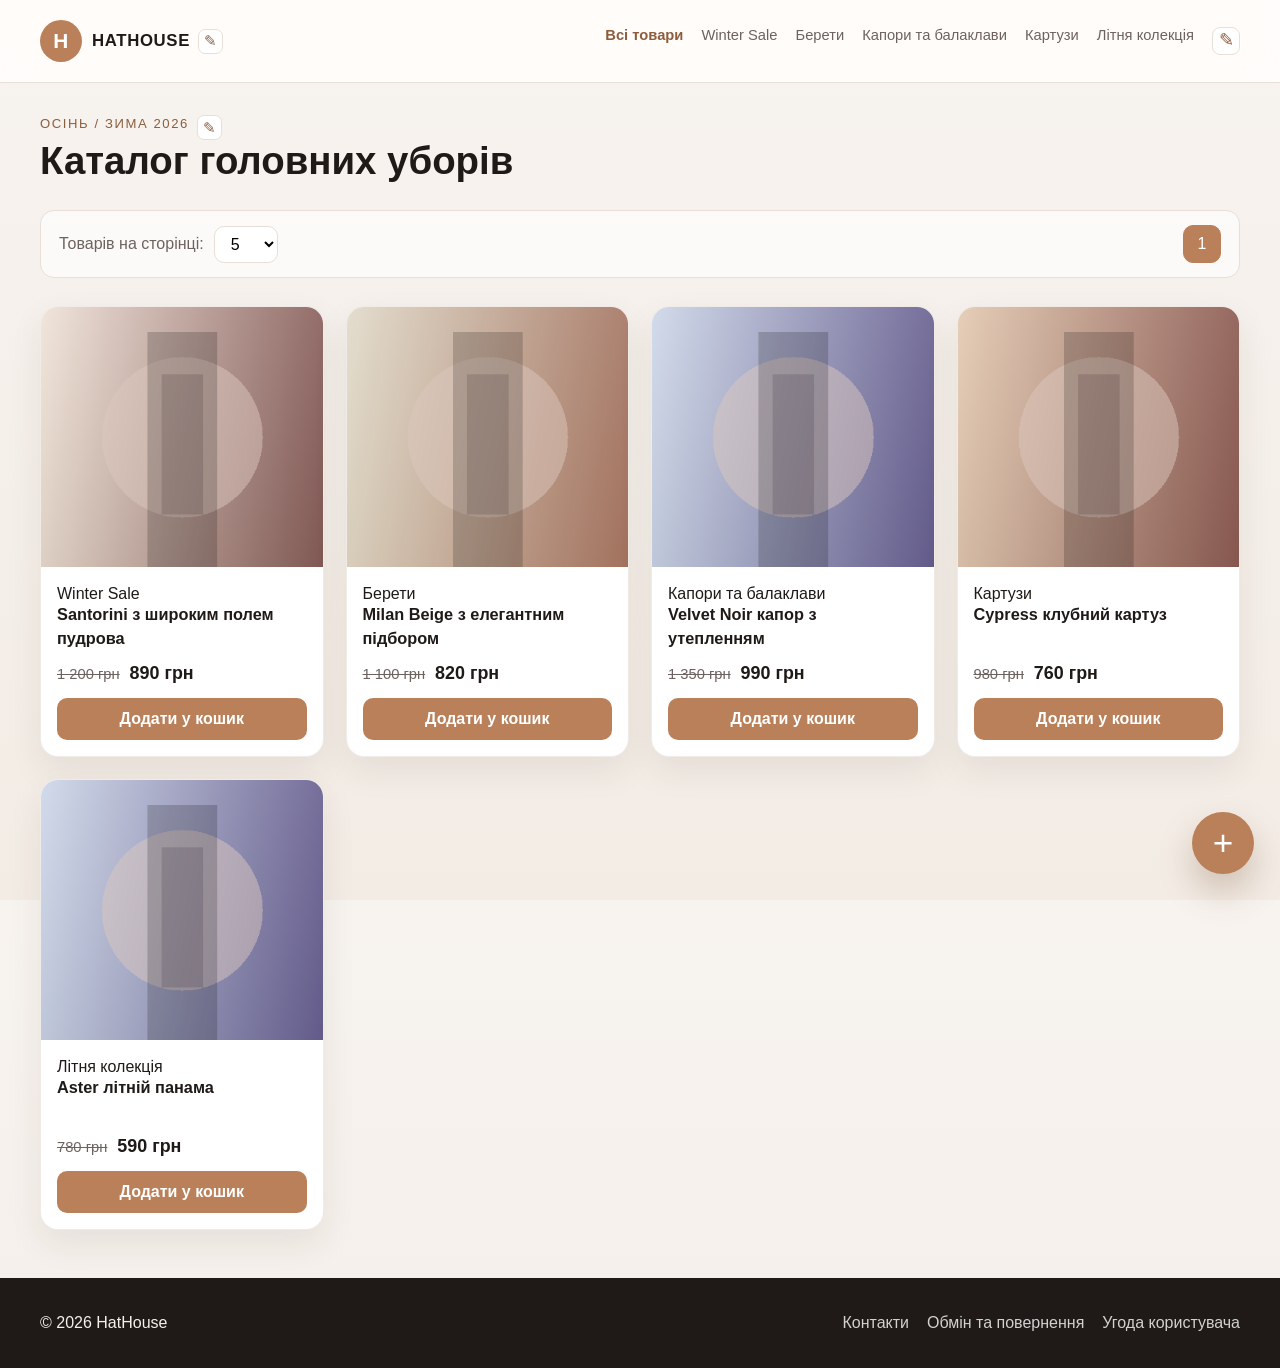
<file: index.html>
<!DOCTYPE html>
<html lang="uk">
  <head>
    <meta charset="UTF-8" />
    <meta name="viewport" content="width=device-width, initial-scale=1.0" />
    <title>Магазин головних уборів</title>
    <meta name="description" content="Каталог головних уборів зі знижками та новими колекціями." />
    <link rel="stylesheet" href="css/style.css" />
  </head>
  <body>
    <header class="site-header">
      <div class="container header-inner">
        <div class="brand-wrap">
          <a href="index.html" class="brand" aria-label="Головна сторінка">
            <span class="brand-mark" id="brand-mark">H</span>
            <span class="brand-text" id="brand-text">HatHouse</span>
          </a>
          <button class="inline-edit-button" type="button" id="brand-edit-button" aria-label="Редагувати HatHouse" title="Редагувати HatHouse">✎</button>
        </div>

        <nav class="main-nav" aria-label="Головна навігація">
          <a href="index.html?category=all" class="category-link active" data-category="all">Всі товари</a>
          <a href="index.html?category=Winter%20Sale" class="category-link" data-category="Winter Sale">Winter Sale</a>
          <a href="index.html?category=%D0%91%D0%B5%D1%80%D0%B5%D1%82%D0%B8" class="category-link" data-category="Берети">Берети</a>
          <a href="index.html?category=%D0%9A%D0%B0%D0%BF%D0%BE%D1%80%D0%B8%20%D1%82%D0%B0%20%D0%B1%D0%B0%D0%BB%D0%B0%D0%BA%D0%BB%D0%B0%D0%B2%D0%B8" class="category-link" data-category="Капори та балаклави">Капори та балаклави</a>
          <a href="index.html?category=%D0%9A%D0%B0%D1%80%D1%82%D1%83%D0%B7%D0%B8" class="category-link" data-category="Картузи">Картузи</a>
          <a href="index.html?category=%D0%9B%D1%96%D1%82%D0%BD%D1%8F%20%D0%BA%D0%BE%D0%BB%D0%B5%D0%BA%D1%86%D1%96%D1%8F" class="category-link" data-category="Літня колекція">Літня колекція</a>
          <button class="category-manager-toggle" type="button" id="category-manager-toggle" aria-label="Редагувати категорії" title="Редагувати категорії">✎</button>
        </nav>
        <section class="category-manager hidden" id="category-manager" aria-label="Керування категоріями">
          <div class="category-manager-heading">
            <h2>Категорії</h2>
            <button type="button" id="close-category-manager" aria-label="Закрити керування категоріями">×</button>
          </div>
          <p class="category-manager-note">«Всі товари» є системною категорією і не редагується.</p>
          <div id="category-manager-list"></div>
          <form class="category-add-form" id="category-add-form">
            <input type="text" name="categoryName" placeholder="Назва нової категорії" maxlength="60" required />
            <button type="submit">Додати</button>
          </form>
        </section>
        <section class="category-delete-modal hidden" id="category-delete-modal" role="dialog" aria-modal="true" aria-labelledby="category-delete-title">
          <div class="category-delete-dialog">
            <h2 id="category-delete-title">Видалити категорію?</h2>
            <p id="category-delete-message"></p>
            <div class="category-delete-actions">
              <button type="button" id="cancel-category-delete">Скасувати</button>
              <button type="button" id="confirm-category-delete">Видалити</button>
            </div>
          </div>
        </section>
      </div>
    </header>

    <main class="page-content">
      <section class="catalog-hero container">
        <div>
          <div class="editable-heading-row">
            <p class="eyebrow" id="season-text">Осінь / Зима 2026</p>
            <button class="inline-edit-button" type="button" id="season-edit-button" aria-label="Редагувати текст сезону" title="Редагувати текст сезону">✎</button>
          </div>
          <h1 id="catalog-title">Каталог головних уборів</h1>
        </div>
      </section>

      <section class="site-settings-modal hidden" id="site-settings-modal" role="dialog" aria-modal="true" aria-labelledby="site-settings-title">
        <form class="site-settings-dialog" id="site-settings-form">
          <div class="site-settings-heading">
            <h2 id="site-settings-title">Налаштування оформлення</h2>
            <button type="button" id="close-site-settings" aria-label="Закрити налаштування">×</button>
          </div>
          <label>
            Текст сезону
            <input type="text" name="seasonText" maxlength="80" required />
          </label>
          <label>
            Назва магазину
            <input type="text" name="brandName" maxlength="40" required />
          </label>
          <label>
            Аватарка магазину
            <input type="file" name="brandImage" accept="image/*,.heic,.heif" />
          </label>
          <div class="site-settings-actions">
            <button class="submit-product" type="submit">Зберегти</button>
            <button class="cancel-edit-button" type="button" id="cancel-site-settings">Скасувати</button>
          </div>
        </form>
      </section>

      <section class="catalog-toolbar container" aria-label="Параметри каталогу">
        <div class="toolbar-left">
          <label for="items-per-page">Товарів на сторінці:</label>
          <select id="items-per-page" name="items-per-page">
            <option value="5">5</option>
            <option value="10">10</option>
            <option value="20">20</option>
          </select>
        </div>

        <div class="pagination" id="pagination-numbers" aria-label="Навігація сторінок"></div>
      </section>

      <section class="container add-product-section hidden" id="add-product-section">
        <h2>Додати новий товар</h2>
        <form id="product-form" class="product-form">
          <div class="form-grid">
            <label>
              Назва товару
              <input type="text" name="name" placeholder="Наприклад: Woodland Black" required />
            </label>

            <label>
              Категорія
              <select name="category" required>
                <option value="Winter Sale">Winter Sale</option>
                <option value="Берети">Берети</option>
                <option value="Капори та балаклави">Капори та балаклави</option>
                <option value="Картузи">Картузи</option>
                <option value="Літня колекція">Літня колекція</option>
              </select>
            </label>

            <label>
              Ціна продажу, грн
              <input type="number" name="price" min="1" step="1" placeholder="Звичайна або акційна ціна" required />
            </label>

            <label>
              Стара ціна, грн (якщо є знижка)
              <input type="number" name="oldPrice" min="1" step="1" placeholder="Необов’язково" />
            </label>

            <label class="full-width">
              Опис товару
              <textarea name="description" rows="4" placeholder="Опишіть матеріал, особливості та розмір" required></textarea>
            </label>

            <label class="full-width">
              Фото товару (від 4 до 10)
              <input type="file" name="images" accept="image/*,.heic,.heif" multiple required />
            </label>
          </div>

          <button type="submit" class="submit-product">Додати товар</button>
        </form>
      </section>

      <section class="container">
        <div id="product-grid" class="product-grid" aria-live="polite"></div>
      </section>
    </main>

    <button type="button" class="floating-add-button" id="floating-add-button" aria-label="Додати товар">+</button>

    <footer class="site-footer">
      <div class="container footer-inner">
        <p>© 2026 <span id="footer-brand">HatHouse</span></p>
        <div class="footer-links">
          <a href="contacts.html">Контакти</a>
          <a href="returns.html">Обмін та повернення</a>
          <a href="terms.html">Угода користувача</a>
        </div>
      </div>
    </footer>

    <script src="js/products.js"></script>
    <script src="js/main.js"></script>
  </body>
</html>
</file>
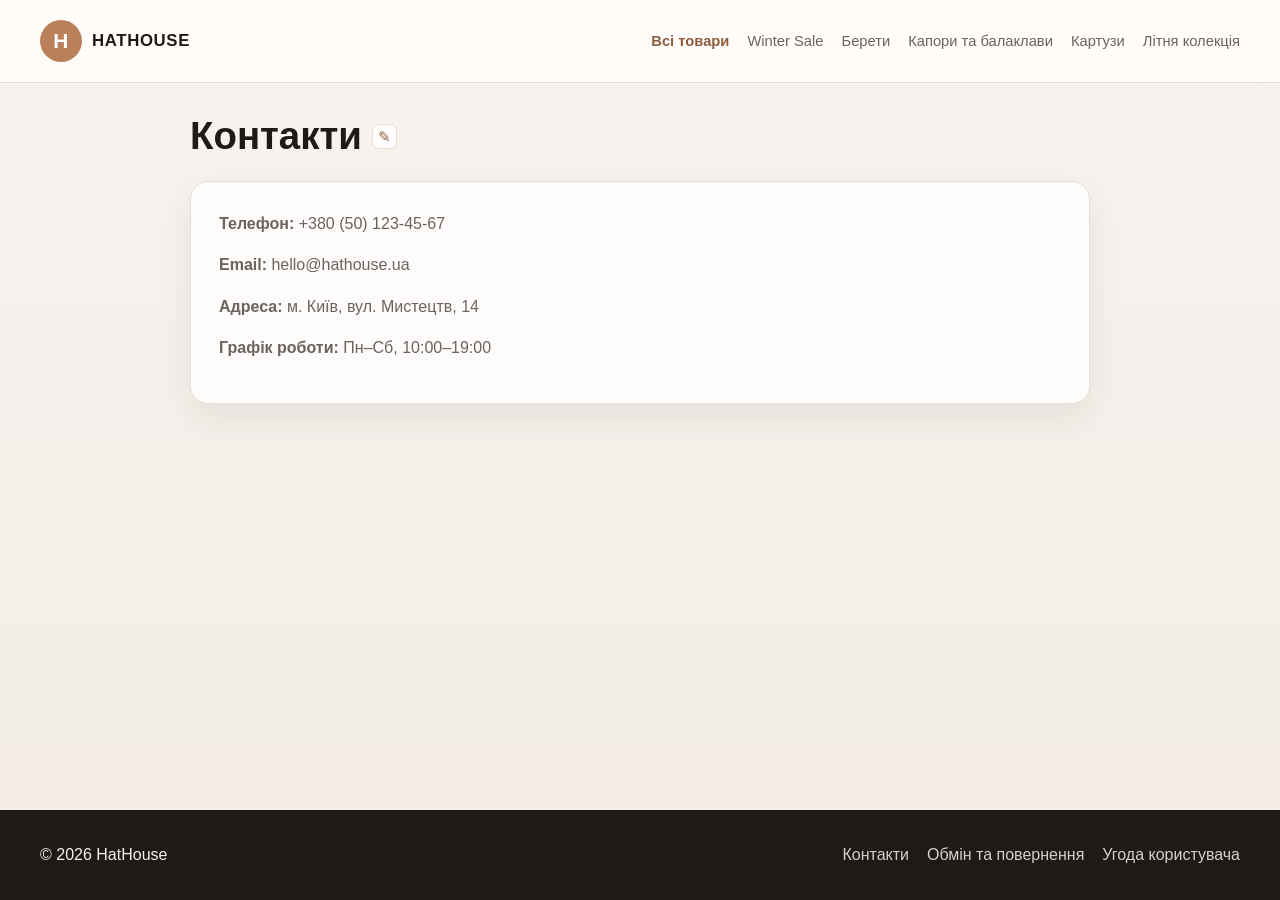
<file: contacts.html>
<!DOCTYPE html>
<html lang="uk">
  <head>
    <meta charset="UTF-8" />
    <meta name="viewport" content="width=device-width, initial-scale=1.0" />
    <title>Контакти</title>
    <link rel="stylesheet" href="css/style.css" />
  </head>
  <body>
    <header class="site-header">
      <div class="container header-inner">
        <a href="index.html" class="brand" aria-label="Головна сторінка">
          <span class="brand-mark" id="brand-mark">H</span>
          <span class="brand-text" id="brand-text">HatHouse</span>
        </a>

        <nav class="main-nav" aria-label="Головна навігація">
          <a href="index.html?category=all" class="category-link" data-category="all">Всі товари</a>
        </nav>
      </div>
    </header>

    <main class="page-content container static-page" data-editable-page="contacts">
      <div class="static-page-heading">
        <h1>Контакти</h1>
        <button class="inline-edit-button" type="button" id="edit-page-content" aria-label="Редагувати текст сторінки">✎</button>
      </div>
      <div class="info-card" id="editable-page-content">
        <p><strong>Телефон:</strong> +380 (50) 123-45-67</p>
        <p><strong>Email:</strong> hello@hathouse.ua</p>
        <p><strong>Адреса:</strong> м. Київ, вул. Мистецтв, 14</p>
        <p><strong>Графік роботи:</strong> Пн–Сб, 10:00–19:00</p>
      </div>
      <form class="page-content-editor hidden" id="page-content-editor">
        <label for="page-content-input">Текст сторінки (кожен абзац — з нового рядка)</label>
        <textarea id="page-content-input" name="content" rows="8" required></textarea>
        <div class="site-settings-actions">
          <button class="submit-product" type="submit">Зберегти</button>
          <button class="cancel-edit-button" type="button" id="cancel-page-content">Скасувати</button>
        </div>
      </form>
    </main>

    <footer class="site-footer">
      <div class="container footer-inner">
        <p>© 2026 <span id="footer-brand">HatHouse</span></p>
        <div class="footer-links">
          <a href="contacts.html">Контакти</a>
          <a href="returns.html">Обмін та повернення</a>
          <a href="terms.html">Угода користувача</a>
        </div>
      </div>
    </footer>
    <script src="js/products.js"></script>
    <script src="js/main.js"></script>
  </body>
</html>
</file>
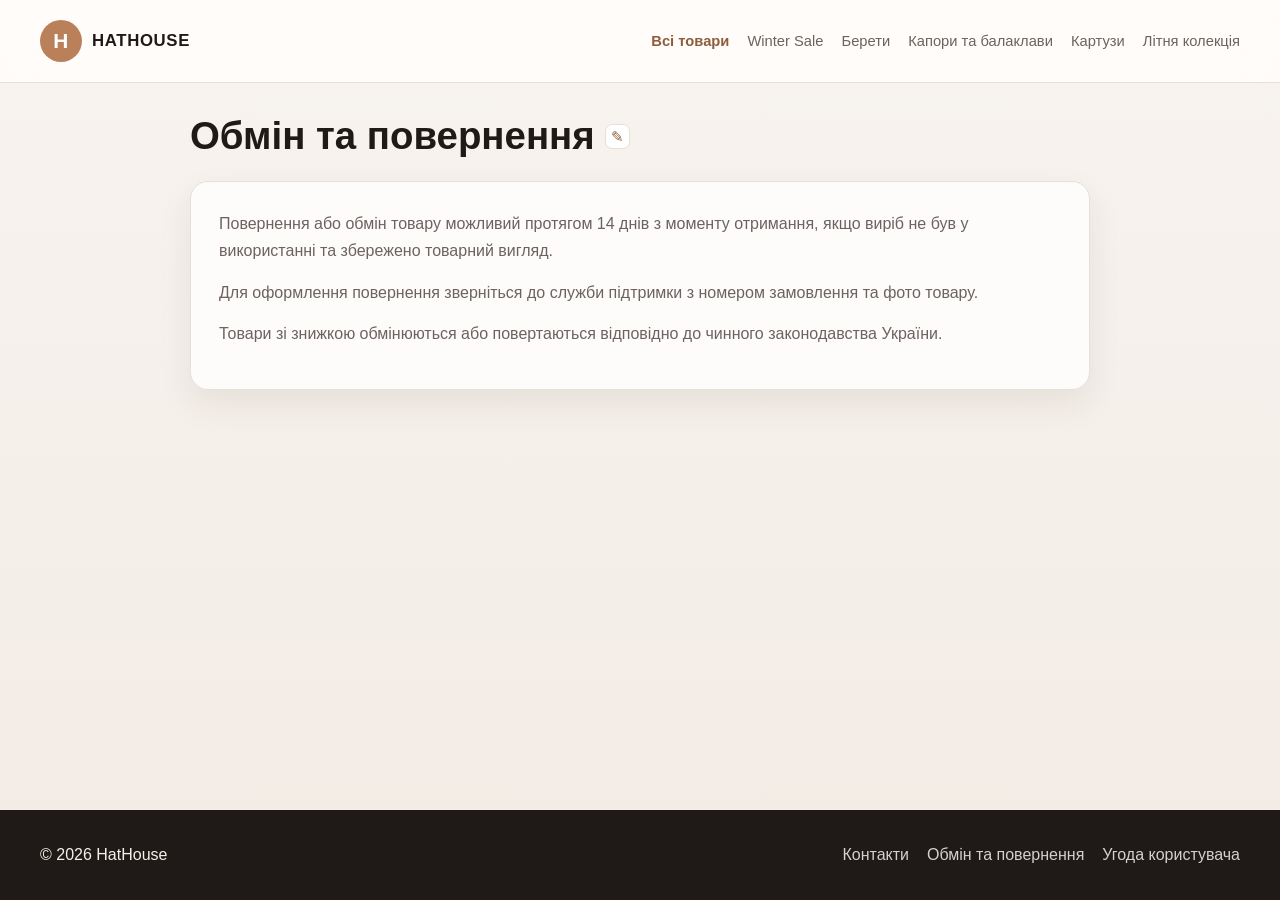
<file: returns.html>
<!DOCTYPE html>
<html lang="uk">
  <head>
    <meta charset="UTF-8" />
    <meta name="viewport" content="width=device-width, initial-scale=1.0" />
    <title>Обмін та повернення</title>
    <link rel="stylesheet" href="css/style.css" />
  </head>
  <body>
    <header class="site-header">
      <div class="container header-inner">
        <a href="index.html" class="brand" aria-label="Головна сторінка">
          <span class="brand-mark" id="brand-mark">H</span>
          <span class="brand-text" id="brand-text">HatHouse</span>
        </a>

        <nav class="main-nav" aria-label="Головна навігація">
          <a href="index.html?category=all" class="category-link" data-category="all">Всі товари</a>
        </nav>
      </div>
    </header>

    <main class="page-content container static-page" data-editable-page="returns">
      <div class="static-page-heading">
        <h1>Обмін та повернення</h1>
        <button class="inline-edit-button" type="button" id="edit-page-content" aria-label="Редагувати текст сторінки">✎</button>
      </div>
      <div class="info-card" id="editable-page-content">
        <p>Повернення або обмін товару можливий протягом 14 днів з моменту отримання, якщо виріб не був у використанні та збережено товарний вигляд.</p>
        <p>Для оформлення повернення зверніться до служби підтримки з номером замовлення та фото товару.</p>
        <p>Товари зі знижкою обмінюються або повертаються відповідно до чинного законодавства України.</p>
      </div>
      <form class="page-content-editor hidden" id="page-content-editor">
        <label for="page-content-input">Текст сторінки (кожен абзац — з нового рядка)</label>
        <textarea id="page-content-input" name="content" rows="8" required></textarea>
        <div class="site-settings-actions">
          <button class="submit-product" type="submit">Зберегти</button>
          <button class="cancel-edit-button" type="button" id="cancel-page-content">Скасувати</button>
        </div>
      </form>
    </main>

    <footer class="site-footer">
      <div class="container footer-inner">
        <p>© 2026 <span id="footer-brand">HatHouse</span></p>
        <div class="footer-links">
          <a href="contacts.html">Контакти</a>
          <a href="returns.html">Обмін та повернення</a>
          <a href="terms.html">Угода користувача</a>
        </div>
      </div>
    </footer>
    <script src="js/products.js"></script>
    <script src="js/main.js"></script>
  </body>
</html>
</file>
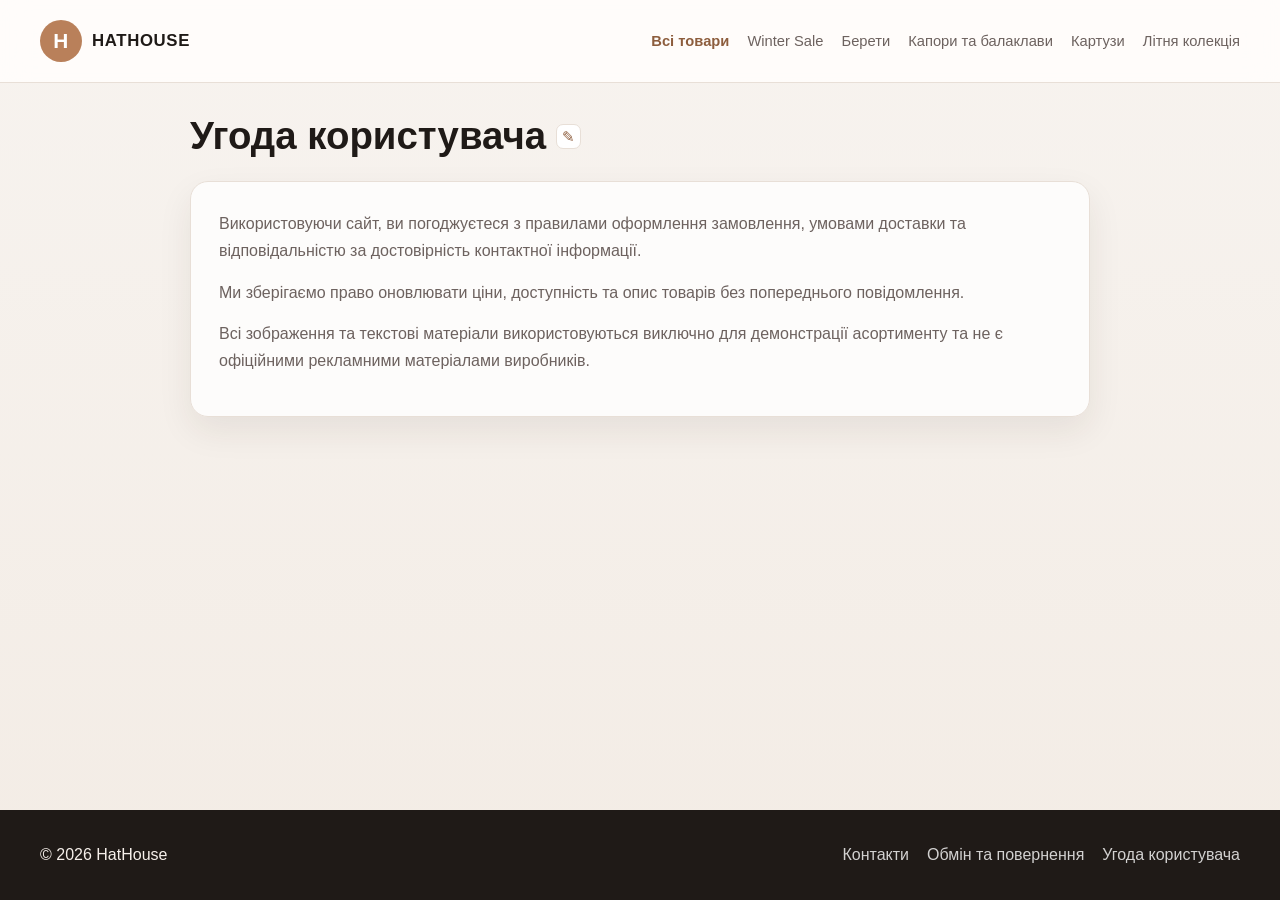
<file: terms.html>
<!DOCTYPE html>
<html lang="uk">
  <head>
    <meta charset="UTF-8" />
    <meta name="viewport" content="width=device-width, initial-scale=1.0" />
    <title>Угода користувача</title>
    <link rel="stylesheet" href="css/style.css" />
  </head>
  <body>
    <header class="site-header">
      <div class="container header-inner">
        <a href="index.html" class="brand" aria-label="Головна сторінка">
          <span class="brand-mark" id="brand-mark">H</span>
          <span class="brand-text" id="brand-text">HatHouse</span>
        </a>

        <nav class="main-nav" aria-label="Головна навігація">
          <a href="index.html?category=all" class="category-link" data-category="all">Всі товари</a>
        </nav>
      </div>
    </header>

    <main class="page-content container static-page" data-editable-page="terms">
      <div class="static-page-heading">
        <h1>Угода користувача</h1>
        <button class="inline-edit-button" type="button" id="edit-page-content" aria-label="Редагувати текст сторінки">✎</button>
      </div>
      <div class="info-card" id="editable-page-content">
        <p>Використовуючи сайт, ви погоджуєтеся з правилами оформлення замовлення, умовами доставки та відповідальністю за достовірність контактної інформації.</p>
        <p>Ми зберігаємо право оновлювати ціни, доступність та опис товарів без попереднього повідомлення.</p>
        <p>Всі зображення та текстові матеріали використовуються виключно для демонстрації асортименту та не є офіційними рекламними матеріалами виробників.</p>
      </div>
      <form class="page-content-editor hidden" id="page-content-editor">
        <label for="page-content-input">Текст сторінки (кожен абзац — з нового рядка)</label>
        <textarea id="page-content-input" name="content" rows="8" required></textarea>
        <div class="site-settings-actions">
          <button class="submit-product" type="submit">Зберегти</button>
          <button class="cancel-edit-button" type="button" id="cancel-page-content">Скасувати</button>
        </div>
      </form>
    </main>

    <footer class="site-footer">
      <div class="container footer-inner">
        <p>© 2026 <span id="footer-brand">HatHouse</span></p>
        <div class="footer-links">
          <a href="contacts.html">Контакти</a>
          <a href="returns.html">Обмін та повернення</a>
          <a href="terms.html">Угода користувача</a>
        </div>
      </div>
    </footer>
    <script src="js/products.js"></script>
    <script src="js/main.js"></script>
  </body>
</html>
</file>
<file: css/style.css>
:root {
  --bg: #f7f4ef;
  --panel: #fffdfb;
  --card: #ffffff;
  --text: #1f1a17;
  --muted: #6d625f;
  --accent: #b9805a;
  --accent-dark: #8d5d3d;
  --line: #e8dfd7;
  --sale: #c94a5c;
  --success: #2a876e;
  --shadow: 0 14px 34px rgba(54, 34, 20, 0.08);
}

* {
  box-sizing: border-box;
}

html {
  scroll-behavior: smooth;
  height: 100%;
}

body {
  min-height: 100vh;
  margin: 0;
  display: flex;
  flex-direction: column;
  font-family: Arial, Helvetica, sans-serif;
  background: linear-gradient(180deg, #f7f3ef 0%, #f3ece5 100%);
  color: var(--text);
}

a {
  color: inherit;
  text-decoration: none;
}

img {
  max-width: 100%;
  display: block;
}

button,
select {
  font: inherit;
}

.container {
  width: min(1200px, calc(100% - 32px));
  margin: 0 auto;
}

.site-header {
  background: rgba(255, 253, 251, 0.9);
  border-bottom: 1px solid var(--line);
  position: sticky;
  top: 0;
  z-index: 10;
  backdrop-filter: blur(14px);
}

.header-inner {
  display: flex;
  align-items: center;
  justify-content: space-between;
  gap: 20px;
  min-height: 82px;
}

.brand {
  display: inline-flex;
  align-items: center;
  gap: 10px;
  font-weight: 700;
  letter-spacing: 0.04em;
}

.brand-wrap {
  display: inline-flex;
  align-items: center;
  gap: 8px;
}

.brand-mark {
  width: 42px;
  height: 42px;
  display: grid;
  place-items: center;
  border-radius: 50%;
  background: var(--accent);
  color: white;
  font-size: 1.3rem;
}

.brand-mark.has-image {
  background-position: center;
  background-size: cover;
  background-repeat: no-repeat;
}

.brand-text {
  font-size: 1.05rem;
  text-transform: uppercase;
}

.inline-edit-button {
  width: 25px;
  height: 25px;
  padding: 0;
  border: 1px solid var(--line);
  border-radius: 7px;
  background: white;
  color: var(--accent-dark);
  font-size: 0.95rem;
  line-height: 1;
  cursor: pointer;
}

.inline-edit-button:hover,
.inline-edit-button:focus-visible {
  background: #f5ebe3;
}

.main-nav {
  display: flex;
  flex-wrap: wrap;
  justify-content: flex-end;
  gap: 18px;
}

.main-nav a {
  color: var(--muted);
  font-size: 0.92rem;
  transition: color 0.2s ease;
}

.main-nav a:hover,
.main-nav a:focus-visible {
  color: var(--accent-dark);
}

.category-manager-toggle {
  width: 28px;
  height: 28px;
  padding: 0;
  border: 1px solid var(--line);
  border-radius: 8px;
  background: white;
  color: var(--accent-dark);
  font-size: 1.1rem;
  line-height: 1;
  cursor: pointer;
}

.category-manager-toggle:hover,
.category-manager-toggle:focus-visible {
  background: #f5ebe3;
}

.category-manager {
  position: absolute;
  top: calc(100% + 10px);
  right: 16px;
  width: min(540px, calc(100vw - 32px));
  padding: 18px;
  border: 1px solid var(--line);
  border-radius: 16px;
  background: rgba(255, 253, 251, 0.98);
  box-shadow: var(--shadow);
  z-index: 20;
}

.category-manager-heading {
  display: flex;
  align-items: center;
  justify-content: space-between;
  gap: 12px;
}

.category-manager-heading h2 {
  margin: 0;
  font-size: 1.25rem;
}

.category-manager-heading button {
  width: 32px;
  height: 32px;
  border: 0;
  border-radius: 50%;
  background: #f3ebe5;
  color: var(--text);
  font-size: 1.4rem;
  line-height: 1;
  cursor: pointer;
}

.category-manager-note {
  margin: 8px 0 16px;
  color: var(--muted);
  font-size: 0.85rem;
}

.category-manager-row {
  display: grid;
  grid-template-columns: minmax(0, 1fr) auto auto;
  gap: 8px;
  margin-top: 8px;
}

.category-manager-row input,
.category-add-form input {
  min-width: 0;
  width: 100%;
  border: 1px solid var(--line);
  border-radius: 9px;
  padding: 9px 10px;
  font: inherit;
  color: var(--text);
  background: white;
}

.category-manager-row button,
.category-add-form button {
  border: 0;
  border-radius: 9px;
  padding: 9px 12px;
  background: var(--accent);
  color: white;
  font-weight: 700;
  cursor: pointer;
}

.category-manager-row .remove-category-button {
  width: 36px;
  padding: 0;
  background: transparent;
  border: 1px solid rgba(163, 63, 57, 0.35);
  color: #a33f39;
  font-size: 1.25rem;
}

.category-add-form {
  display: grid;
  grid-template-columns: minmax(0, 1fr) auto;
  gap: 8px;
  margin-top: 16px;
  padding-top: 16px;
  border-top: 1px solid var(--line);
}

.category-delete-modal {
  position: fixed;
  inset: 0;
  display: grid;
  place-items: center;
  padding: 20px;
  background: rgba(31, 26, 23, 0.62);
  z-index: 100;
}

.category-delete-modal.hidden {
  display: none;
}

.category-delete-dialog {
  width: min(440px, 100%);
  padding: 24px;
  border: 1px solid var(--line);
  border-radius: 16px;
  background: var(--panel);
  box-shadow: 0 24px 70px rgba(31, 26, 23, 0.25);
  text-align: center;
}

.category-delete-dialog h2 {
  margin: 0 0 10px;
  font-size: 1.35rem;
}

.category-delete-dialog p {
  margin: 0;
  color: var(--muted);
  line-height: 1.5;
}

.category-delete-actions {
  display: flex;
  justify-content: center;
  gap: 10px;
  margin-top: 20px;
}

.category-delete-actions button {
  border: 0;
  border-radius: 9px;
  padding: 10px 16px;
  font: inherit;
  font-weight: 700;
  cursor: pointer;
}

#cancel-category-delete {
  background: #eee7e1;
  color: var(--text);
}

#confirm-category-delete {
  background: #a33f39;
  color: white;
}

.page-content {
  flex: 1 0 auto;
  padding: 32px 0 48px;
}

.catalog-hero {
  display: flex;
  align-items: end;
  justify-content: space-between;
  gap: 20px;
  margin-bottom: 28px;
}

.eyebrow {
  margin: 0 0 8px;
  color: var(--accent-dark);
  font-size: 0.82rem;
  text-transform: uppercase;
  letter-spacing: 0.12em;
}

.catalog-hero h1,
.static-page h1 {
  margin: 0;
  font-size: clamp(2rem, 3vw, 3rem);
  line-height: 1.1;
}

.editable-heading-row {
  display: flex;
  align-items: center;
  gap: 8px;
}

.editable-heading-row .eyebrow {
  margin-bottom: 8px;
}

.site-settings-modal {
  position: fixed;
  inset: 0;
  display: grid;
  place-items: center;
  padding: 20px;
  background: rgba(31, 26, 23, 0.62);
  z-index: 100;
}

.site-settings-modal.hidden {
  display: none;
}

.site-settings-dialog {
  width: min(480px, 100%);
  display: grid;
  gap: 15px;
  padding: 24px;
  border: 1px solid var(--line);
  border-radius: 16px;
  background: var(--panel);
  box-shadow: 0 24px 70px rgba(31, 26, 23, 0.25);
}

.site-settings-heading {
  display: flex;
  align-items: center;
  justify-content: space-between;
  gap: 12px;
}

.site-settings-heading h2 {
  margin: 0;
  font-size: 1.35rem;
}

.site-settings-heading button {
  width: 32px;
  height: 32px;
  border: 0;
  border-radius: 50%;
  background: #f3ebe5;
  color: var(--text);
  font-size: 1.4rem;
  line-height: 1;
  cursor: pointer;
}

.site-settings-dialog label {
  display: grid;
  gap: 7px;
  color: var(--muted);
  font-weight: 600;
}

.site-settings-dialog input[type='text'],
.site-settings-dialog input[type='file'] {
  width: 100%;
  border: 1px solid var(--line);
  border-radius: 10px;
  padding: 11px 12px;
  font: inherit;
  color: var(--text);
  background: #fff;
}

.site-settings-actions {
  display: flex;
  gap: 10px;
  flex-wrap: wrap;
}

.catalog-toolbar {
  display: flex;
  align-items: center;
  justify-content: space-between;
  gap: 18px;
  margin-bottom: 28px;
  padding: 14px 18px;
  background: rgba(255, 255, 255, 0.68);
  border: 1px solid var(--line);
  border-radius: 14px;
}

.toolbar-left {
  display: flex;
  align-items: center;
  gap: 10px;
  color: var(--muted);
}

.toolbar-left select {
  padding: 8px 12px;
  border: 1px solid var(--line);
  border-radius: 10px;
  background: white;
}

.pagination {
  display: flex;
  flex-wrap: wrap;
  justify-content: flex-end;
  gap: 8px;
}

.page-number {
  min-width: 38px;
  height: 38px;
  border: 1px solid var(--line);
  border-radius: 10px;
  background: white;
  color: var(--text);
  cursor: pointer;
  transition: all 0.2s ease;
}

.page-number:hover,
.page-number:focus-visible {
  border-color: var(--accent);
  color: var(--accent-dark);
}

.page-number.active {
  background: var(--accent);
  border-color: var(--accent);
  color: white;
}

.product-grid {
  display: grid;
  grid-template-columns: repeat(4, minmax(0, 1fr));
  gap: 22px;
}

.product-card {
  background: var(--card);
  border: 1px solid rgba(176, 147, 127, 0.18);
  border-radius: 18px;
  overflow: hidden;
  box-shadow: var(--shadow);
  transition: transform 0.2s ease, box-shadow 0.2s ease;
}

.product-card:hover {
  transform: translateY(-4px);
  box-shadow: 0 18px 36px rgba(54, 34, 20, 0.12);
}

.product-card a {
  display: block;
}

.product-image {
  width: 100%;
  height: 260px;
  object-fit: cover;
  background: #f3eee9;
}

.product-body {
  padding: 18px 16px 16px;
}

.product-name {
  display: block;
  margin-bottom: 12px;
  font-size: 1.02rem;
  font-weight: 700;
  line-height: 1.45;
  min-height: 48px;
}

.price-row {
  display: flex;
  align-items: center;
  gap: 10px;
  flex-wrap: wrap;
  margin-bottom: 14px;
}

.old-price {
  font-size: 0.92rem;
  color: var(--muted);
  text-decoration: line-through;
}

.new-price {
  font-size: 1.12rem;
  font-weight: 700;
  color: var(--text);
}

.add-to-cart {
  width: 100%;
  border: none;
  border-radius: 10px;
  background: var(--accent);
  color: white;
  padding: 12px 16px;
  font-weight: 700;
  cursor: pointer;
  transition: background 0.2s ease;
}

.add-to-cart:hover,
.add-to-cart:focus-visible {
  background: var(--accent-dark);
}

.product-detail {
  display: grid;
  grid-template-columns: 1.2fr 1fr;
  gap: 36px;
  align-items: start;
  padding: 10px 0;
}

.gallery-panel {
  background: rgba(255, 255, 255, 0.72);
  border: 1px solid var(--line);
  border-radius: 22px;
  padding: 18px;
}

.photo-button {
  display: block;
  width: 100%;
  padding: 0;
  border: 0;
  background: transparent;
  cursor: zoom-in;
}

.main-photo {
  width: 100%;
  height: 520px;
  object-fit: cover;
  border-radius: 16px;
  background: #f3eee9;
}

.thumbs {
  display: grid;
  grid-template-columns: repeat(4, minmax(0, 1fr));
  gap: 12px;
  margin-top: 16px;
}

.thumb {
  width: 100%;
  height: 92px;
  object-fit: cover;
  border: 2px solid transparent;
  border-radius: 12px;
  cursor: pointer;
  background: #f3eee9;
  transition: border-color 0.2s ease, transform 0.2s ease;
}

.thumb.active {
  border-color: var(--accent);
}

.thumb:hover,
.thumb:focus-visible {
  transform: translateY(-1px);
}

.product-info {
  background: rgba(255, 255, 255, 0.75);
  border: 1px solid var(--line);
  border-radius: 22px;
  padding: 28px;
}

.product-info h1 {
  margin: 0 0 12px;
  font-size: clamp(2rem, 2vw, 2.5rem);
}

.stock {
  display: inline-block;
  margin-bottom: 18px;
  padding: 6px 12px;
  border-radius: 999px;
  background: rgba(42, 135, 110, 0.12);
  color: var(--success);
  font-weight: 700;
  font-size: 0.9rem;
}

.stock.out-of-stock {
  background: rgba(171, 70, 64, 0.12);
  color: #a33f39;
}

.detail-price {
  display: flex;
  align-items: center;
  gap: 12px;
  flex-wrap: wrap;
  margin-bottom: 18px;
}

.product-actions {
  display: grid;
  gap: 10px;
  margin-bottom: 22px;
}

.add-to-cart:disabled {
  background: #aaa19a;
  cursor: not-allowed;
}

.edit-product-button,
.delete-product-button,
.cancel-edit-button {
  border: 1px solid var(--line);
  border-radius: 10px;
  padding: 11px 16px;
  font: inherit;
  font-weight: 700;
  cursor: pointer;
}

.edit-product-button,
.cancel-edit-button {
  background: #fff;
  color: var(--text);
}

.delete-product-button {
  background: transparent;
  color: #a33f39;
  border-color: rgba(163, 63, 57, 0.35);
}

.edit-product-form {
  display: grid;
  gap: 14px;
  margin-bottom: 24px;
  padding: 18px;
  border: 1px solid var(--line);
  border-radius: 14px;
  background: rgba(250, 247, 244, 0.8);
}

.edit-product-form label {
  display: grid;
  gap: 7px;
  color: var(--muted);
  font-weight: 600;
}

.edit-product-form input[type='text'],
.edit-product-form input[type='number'],
.edit-product-form textarea {
  width: 100%;
  border: 1px solid var(--line);
  border-radius: 10px;
  padding: 11px 12px;
  font: inherit;
  color: var(--text);
  background: #fff;
}

.edit-product-form textarea {
  resize: vertical;
}

.availability-control {
  display: flex !important;
  grid-template-columns: auto 1fr;
  align-items: center;
  gap: 9px !important;
}

.availability-control input {
  width: 18px;
  height: 18px;
}

.edit-form-actions {
  display: flex;
  gap: 10px;
  flex-wrap: wrap;
}

.image-modal {
  position: fixed;
  inset: 0;
  display: grid;
  place-items: center;
  padding: 32px;
  background: rgba(27, 22, 19, 0.82);
  z-index: 100;
}

.image-modal.hidden {
  display: none;
}

.image-modal-photo {
  max-width: min(92vw, 1100px);
  max-height: 88vh;
  object-fit: contain;
  border-radius: 12px;
  box-shadow: 0 22px 70px rgba(0, 0, 0, 0.35);
}

.image-modal-close {
  position: absolute;
  top: 20px;
  right: 24px;
  width: 44px;
  height: 44px;
  border: 0;
  border-radius: 50%;
  background: #fff;
  color: var(--text);
  font-size: 1.8rem;
  line-height: 1;
  cursor: pointer;
}

.detail-price .new-price {
  font-size: 2rem;
}

.product-actions {
  display: flex;
  gap: 12px;
  margin-bottom: 28px;
}

.product-actions .add-to-cart {
  width: auto;
  min-width: 220px;
}

.product-description {
  border-top: 1px solid var(--line);
  padding-top: 20px;
}

.product-description h2 {
  margin: 0 0 12px;
  font-size: 1.2rem;
}

.product-description p {
  margin: 0 0 10px;
  color: var(--muted);
  line-height: 1.7;
}

.static-page {
  max-width: 900px;
  margin: 0 auto;
}

.static-page-heading {
  display: flex;
  align-items: center;
  gap: 10px;
}

.info-card {
  margin-top: 24px;
  padding: 28px;
  background: rgba(255, 255, 255, 0.8);
  border: 1px solid var(--line);
  border-radius: 18px;
  box-shadow: var(--shadow);
}

.info-card p {
  margin: 0 0 14px;
  line-height: 1.7;
  color: var(--muted);
}

.page-content-editor {
  display: grid;
  gap: 12px;
  margin-top: 18px;
  padding: 20px;
  border: 1px solid var(--line);
  border-radius: 14px;
  background: rgba(250, 247, 244, 0.8);
}

.page-content-editor label {
  color: var(--muted);
  font-weight: 600;
}

.page-content-editor textarea {
  width: 100%;
  min-height: 180px;
  padding: 12px;
  border: 1px solid var(--line);
  border-radius: 10px;
  font: inherit;
  line-height: 1.6;
  color: var(--text);
  background: #fff;
  resize: vertical;
}

.site-footer {
  background: #1f1a17;
  color: #f6f0eb;
  padding: 20px 0;
  margin-top: auto;
}

.hidden {
  display: none !important;
}

.add-product-section {
  margin: 24px auto 30px;
  background: rgba(255, 255, 255, 0.78);
  border: 1px solid var(--line);
  border-radius: 18px;
  padding: 24px 20px;
  box-shadow: var(--shadow);
  transition: opacity 0.2s ease, transform 0.2s ease;
}

.add-product-section.hidden {
  display: none;
}

.add-product-section h2 {
  margin-top: 0;
  margin-bottom: 20px;
  font-size: 1.6rem;
}

.product-form {
  width: 100%;
}

.form-grid {
  display: grid;
  grid-template-columns: repeat(2, minmax(0, 1fr));
  gap: 18px;
}

.form-grid label {
  display: flex;
  flex-direction: column;
  gap: 8px;
  color: var(--muted);
  font-weight: 600;
}

.form-grid input,
.form-grid select,
.form-grid textarea {
  width: 100%;
  border: 1px solid var(--line);
  border-radius: 12px;
  padding: 12px 14px;
  font: inherit;
  background: white;
  color: var(--text);
}

.form-grid textarea {
  resize: vertical;
}

.full-width {
  grid-column: 1 / -1;
}

.submit-product {
  margin-top: 20px;
  border: none;
  border-radius: 12px;
  background: var(--accent);
  color: white;
  padding: 12px 22px;
  font-weight: 700;
  cursor: pointer;
}

.submit-product:hover,
.submit-product:focus-visible {
  background: var(--accent-dark);
}

.floating-add-button {
  position: fixed;
  right: 26px;
  bottom: 26px;
  width: 62px;
  height: 62px;
  border: none;
  border-radius: 50%;
  background: var(--accent);
  color: white;
  font-size: 2.2rem;
  line-height: 1;
  box-shadow: 0 18px 34px rgba(116, 79, 50, 0.28);
  cursor: pointer;
  z-index: 30;
  transition: transform 0.2s ease, background 0.2s ease;
}

.floating-add-button:hover,
.floating-add-button:focus-visible {
  transform: translateY(-2px) scale(1.02);
  background: var(--accent-dark);
}

.category-link.active {
  color: var(--accent-dark);
  font-weight: 700;
}

.footer-inner {
  display: flex;
  align-items: center;
  justify-content: space-between;
  gap: 16px;
}

.footer-links {
  display: flex;
  flex-wrap: wrap;
  justify-content: flex-end;
  gap: 18px;
}

.footer-links a {
  color: rgba(255, 255, 255, 0.8);
}

@media (max-width: 960px) {
  .product-grid {
    grid-template-columns: repeat(2, minmax(0, 1fr));
  }

  .product-detail {
    grid-template-columns: 1fr;
  }

  .catalog-hero,
  .catalog-toolbar,
  .footer-inner,
  .header-inner {
    flex-direction: column;
    align-items: flex-start;
  }

  .main-nav,
  .pagination,
  .footer-links {
    justify-content: flex-start;
  }
}

@media (max-width: 560px) {
  .product-grid {
    grid-template-columns: 1fr;
  }

  .main-nav {
    gap: 10px 16px;
  }

  .product-actions {
    flex-direction: column;
  }

  .product-actions .add-to-cart {
    width: 100%;
  }

  .thumbs {
    grid-template-columns: repeat(2, minmax(0, 1fr));
  }
}
</file>
